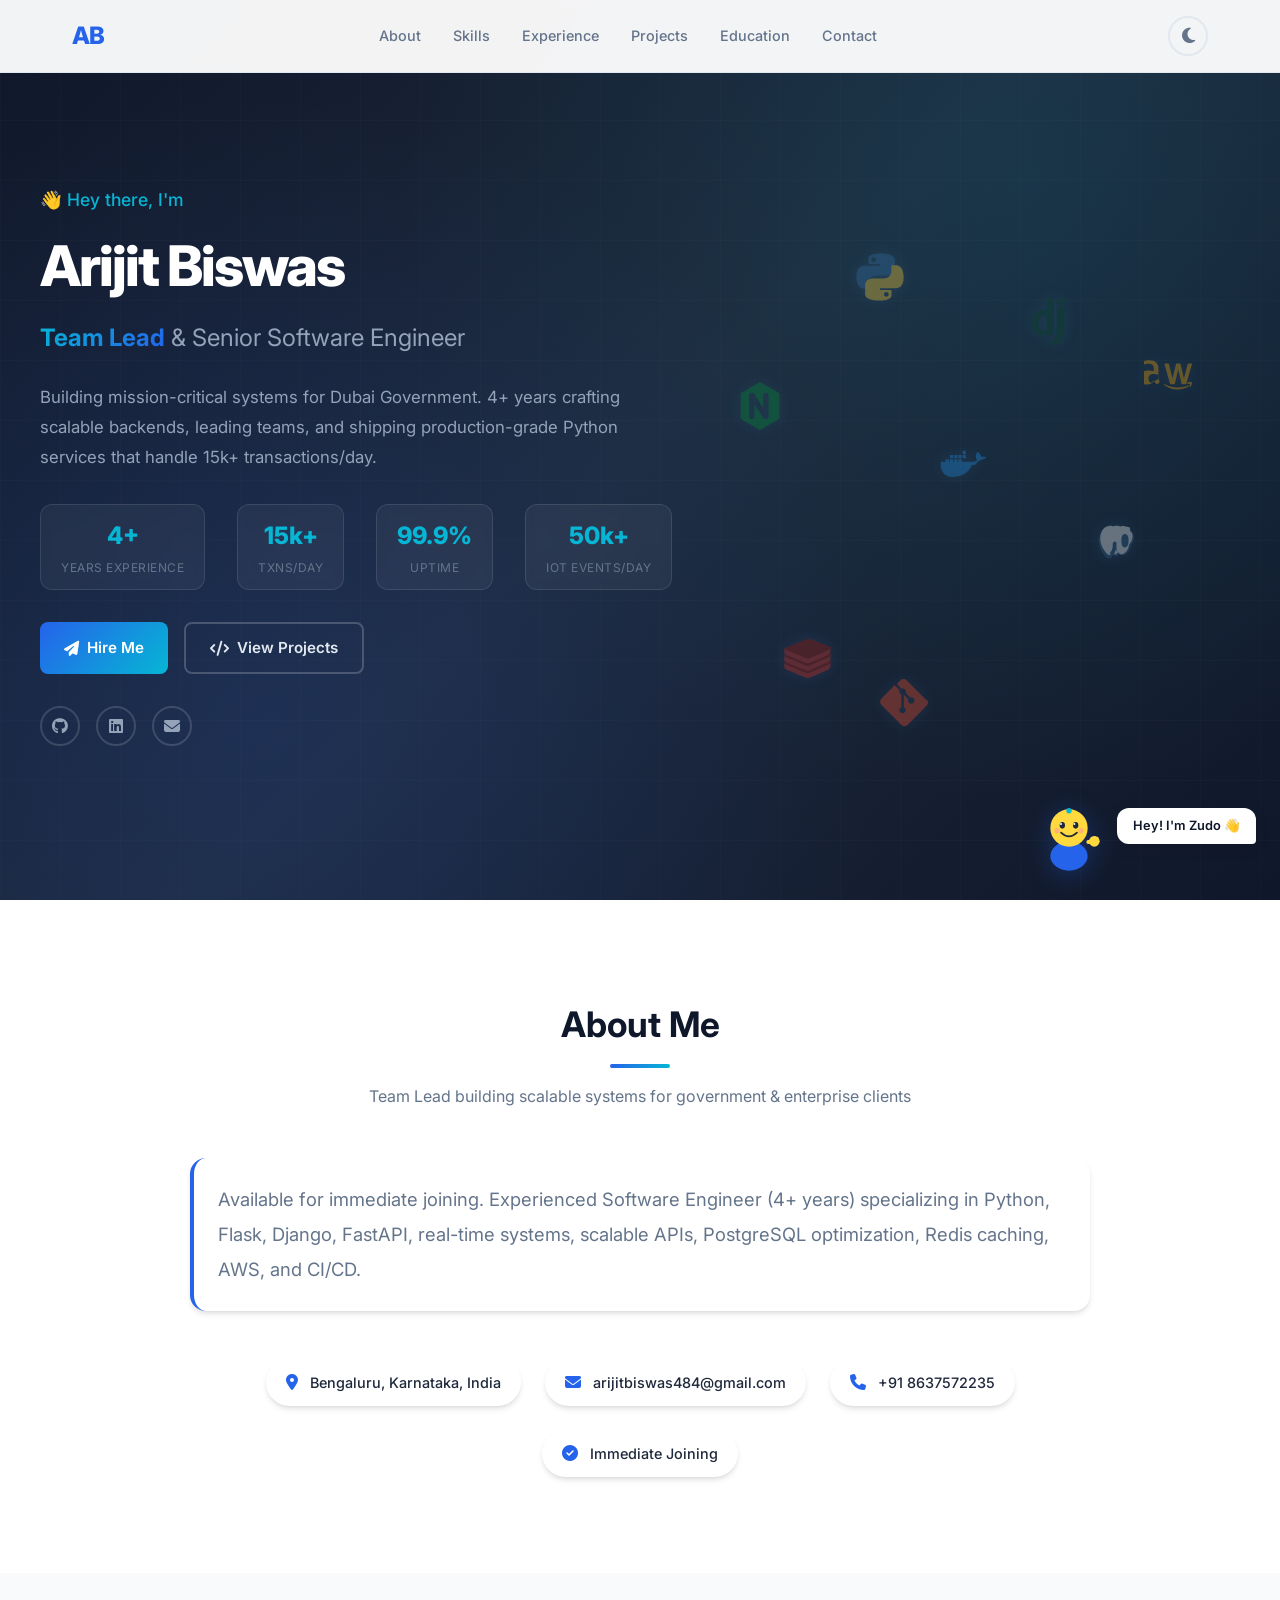
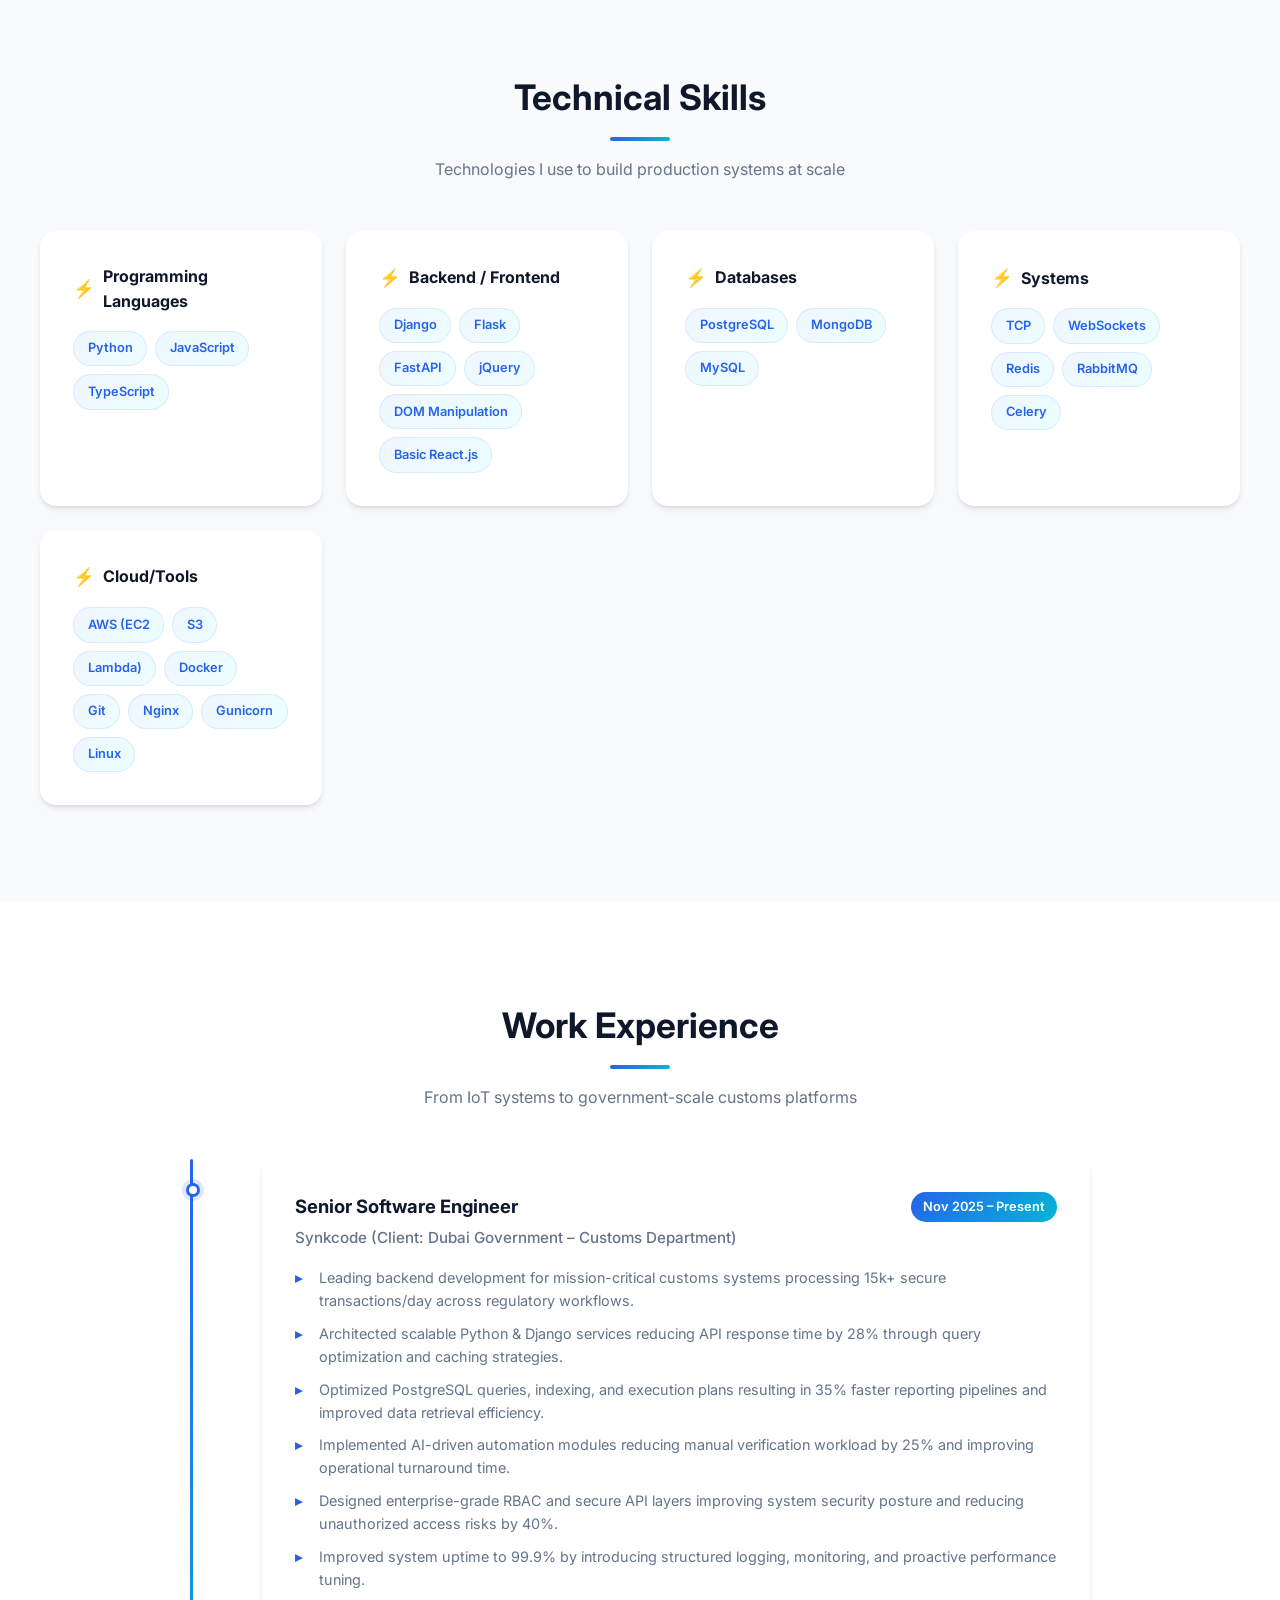
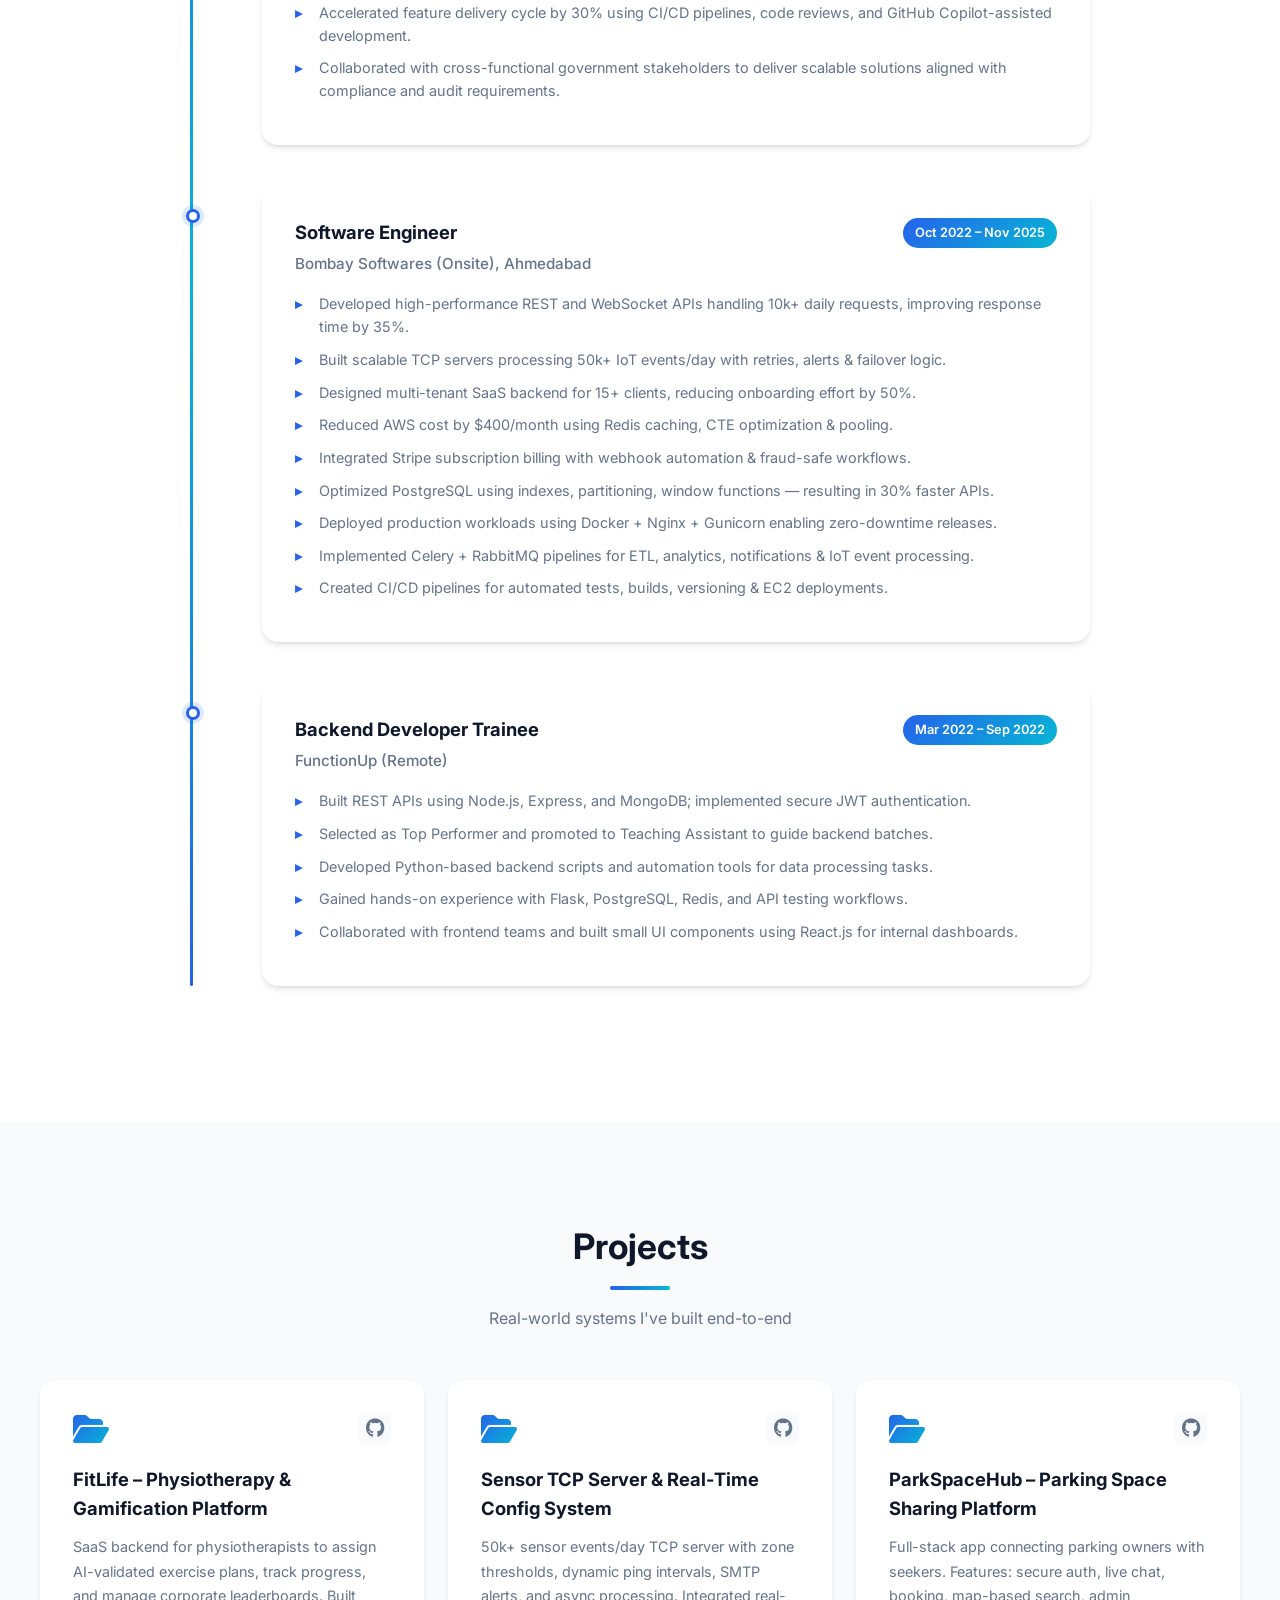
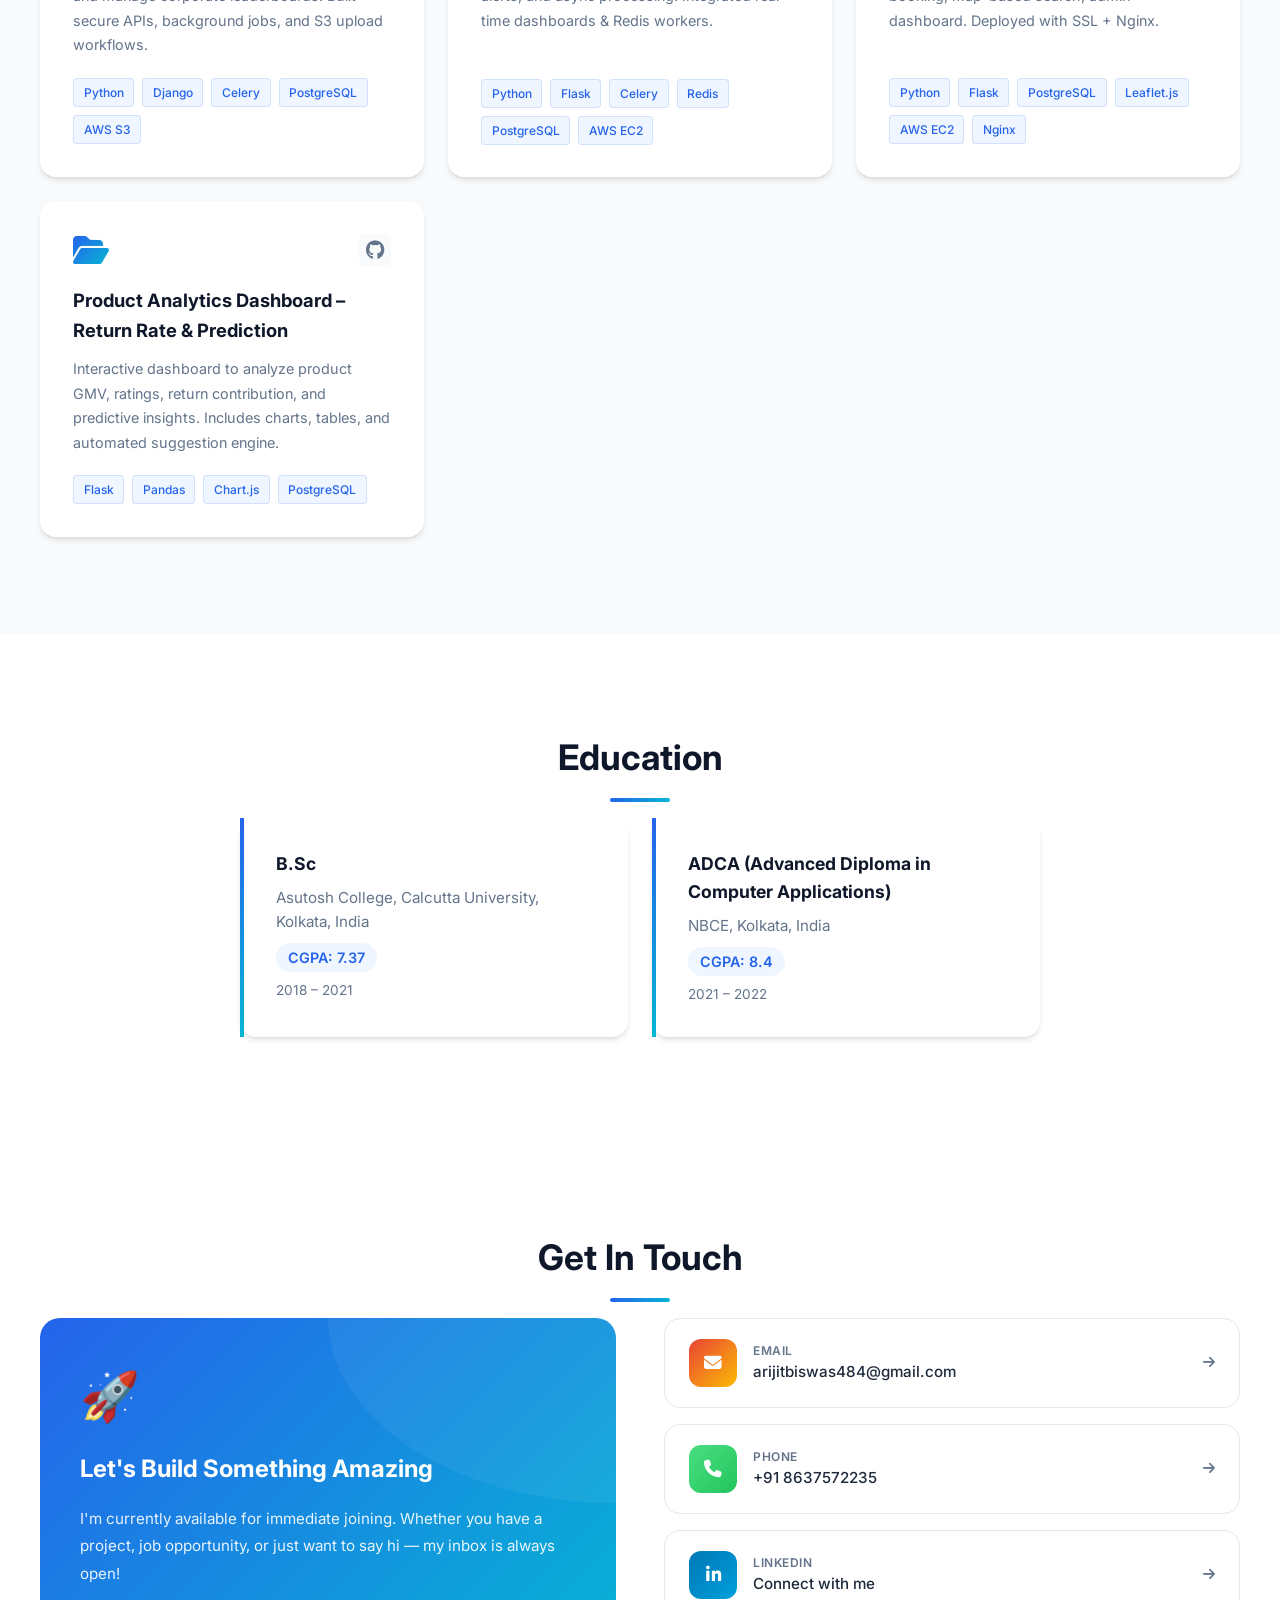
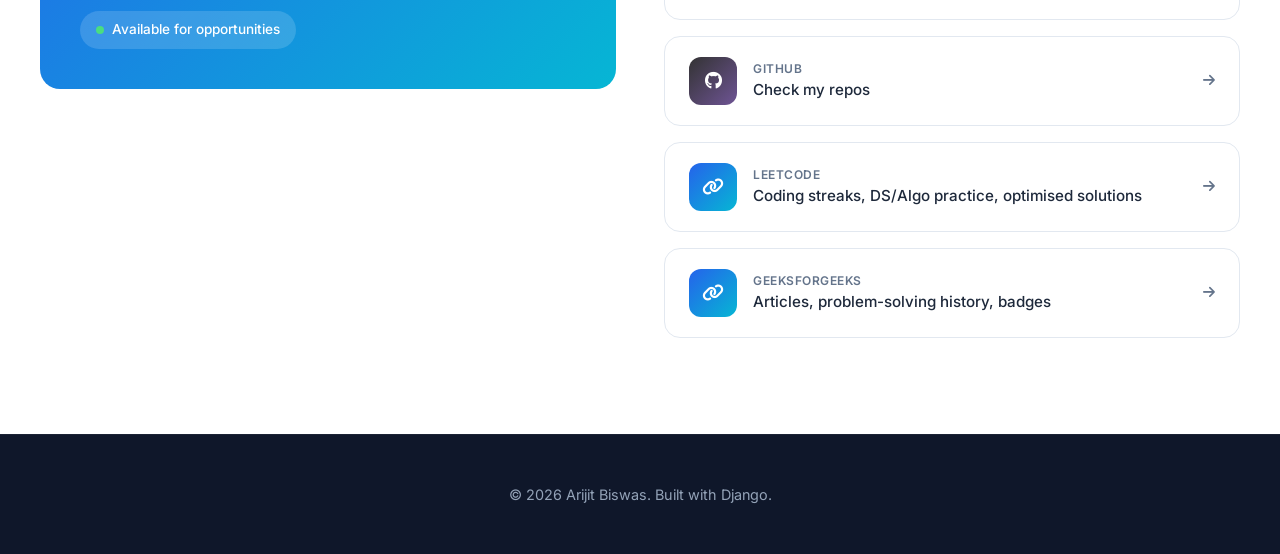
<file: docs/index.html>
<!DOCTYPE html>
<html lang="en">
<head>
    <meta charset="UTF-8">
    <meta name="viewport" content="width=device-width, initial-scale=1.0">
    <title>Arijit Biswas - Portfolio</title>
    <link rel="stylesheet" href="./static/css/style.css">
    <link href="https://fonts.googleapis.com/css2?family=Inter:wght@300;400;500;600;700;800&display=swap" rel="stylesheet">
    <link rel="stylesheet" href="https://cdnjs.cloudflare.com/ajax/libs/font-awesome/6.4.0/css/all.min.css">
</head>
<body>
    <nav class="navbar" id="navbar">
        <div class="nav-container">
            <a href="#hero" class="nav-logo">AB</a>
            <ul class="nav-links">
                <li><a href="#about">About</a></li>
                <li><a href="#skills">Skills</a></li>
                <li><a href="#experience">Experience</a></li>
                <li><a href="#projects">Projects</a></li>
                <li><a href="#education">Education</a></li>
                <li><a href="#contact">Contact</a></li>
            </ul>
            <button class="nav-toggle" id="nav-toggle">
                <i class="fas fa-bars"></i>
            </button>
            <button class="dark-mode-toggle" id="dark-mode-toggle" title="Toggle Dark Mode">
                <i class="fas fa-moon"></i>
            </button>
        </div>
    </nav>

    
<!-- Hero Section -->
<section class="hero" id="hero">
    <div class="hero-overlay"></div>
    <div class="hero-particles" id="particles"></div>
    <div class="hero-content">
        <div class="hero-text">
            <p class="hero-greeting">👋 Hey there, I'm</p>
            <h1 class="hero-name">Arijit Biswas</h1>
            <h2 class="hero-title">
                <span class="title-highlight">Team Lead</span> &amp; Senior Software Engineer
            </h2>
            <p class="hero-summary">Building mission-critical systems for Dubai Government. 4+ years crafting scalable backends, leading teams, and shipping production-grade Python services that handle 15k+ transactions/day.</p>
            <div class="hero-stats">
                <div class="stat-item">
                    <span class="stat-number">4+</span>
                    <span class="stat-label">Years Experience</span>
                </div>
                <div class="stat-item">
                    <span class="stat-number">15k+</span>
                    <span class="stat-label">Txns/Day</span>
                </div>
                <div class="stat-item">
                    <span class="stat-number">99.9%</span>
                    <span class="stat-label">Uptime</span>
                </div>
                <div class="stat-item">
                    <span class="stat-number">50k+</span>
                    <span class="stat-label">IoT Events/Day</span>
                </div>
            </div>
            <div class="hero-cta">
                <a href="#contact" class="btn btn-primary"><i class="fas fa-paper-plane"></i> Hire Me</a>
                <a href="#projects" class="btn btn-outline"><i class="fas fa-code"></i> View Projects</a>
            </div>
            <div class="hero-socials">
                
                <a href="https://github.com/Ghostarijit" target="_blank"><i class="fab fa-github"></i></a>
                
                
                <a href="https://linkedin.com/in/arijit-biswas-a371b4179/" target="_blank"><i class="fab fa-linkedin"></i></a>
                
                <a href="mailto:arijitbiswas484@gmail.com"><i class="fas fa-envelope"></i></a>
            </div>
        </div>
        <div class="hero-tech-icons">
            <!-- Python -->
            <div class="floating-icon" style="--delay: 0s; --x: 68%; --y: 12%">
                <svg viewBox="0 0 128 128"><path fill="#3776AB" d="M63.4 1.1C31.3 1.1 33.2 15.1 33.2 15.1l.1 14.5h30.8v4.4H24.5S1 30.7 1 63.6s20.5 31.7 20.5 31.7h12.2V80.5s-.7-20.5 20.2-20.5h30.2s19.5.3 19.5-18.9V18.6S107 1.1 63.4 1.1zM47.1 11.3c3.5 0 6.4 2.9 6.4 6.4s-2.9 6.4-6.4 6.4-6.4-2.9-6.4-6.4 2.9-6.4 6.4-6.4z"/><path fill="#FFD43B" d="M64.6 126.9c32.1 0 30.2-14 30.2-14l-.1-14.5H64v-4.4h39.6s23.5 3.3 23.5-29.6-20.5-31.7-20.5-31.7H94.3v14.8s.7 20.5-20.2 20.5H43.9s-19.5-.3-19.5 18.9v22.5S21 126.9 64.6 126.9zm16.3-10.2c-3.5 0-6.4-2.9-6.4-6.4s2.9-6.4 6.4-6.4 6.4 2.9 6.4 6.4-2.9 6.4-6.4 6.4z"/></svg>
            </div>
            <!-- Django -->
            <div class="floating-icon" style="--delay: 0.8s; --x: 82%; --y: 20%">
                <svg viewBox="0 0 128 128"><path fill="#0C4B33" d="M59.4 0h20.2v96.6c-10.4 2-18 2.8-26.3 2.8C31.5 99.4 20 88.8 20 66.4c0-21.2 12.3-34.8 31.5-34.8 3 0 5.2.3 7.9 1V0zM59.4 49c-2-0.7-3.7-1-5.9-1-9.4 0-14.8 7.2-14.8 19.8 0 12.2 5.2 18.9 14.6 18.9 2 0 3.7-.2 6.1-.7V49z"/><path fill="#0C4B33" d="M108 23.3v53.4c0 18.4-1.4 27.2-5.4 34.8-3.7 7.2-8.6 11.7-18.7 16.7L65 119.4c10.1-4.7 14.8-8.7 18-15.2 3.4-6.7 4.5-14.5 4.5-34.2V23.3H108z"/><path fill="#0C4B33" d="M87.5 0h20.5v16.5H87.5z"/></svg>
            </div>
            <!-- Docker -->
            <div class="floating-icon" style="--delay: 1.5s; --x: 75%; --y: 45%">
                <svg viewBox="0 0 128 128"><path fill="#2496ED" d="M124.8 52.1c-4.3-2.5-10-2.8-14.8-1.4-.6-5.2-4-9.7-8-12.9l-1.6-1.3-1.4 1.6c-2.7 3.3-3.4 8.8-3.1 13 .3 3.1 1.2 6.3 3 9-3.2 1.8-6.8 2.6-10.2 3H2.3c-1.5 8.3-.3 19.2 4.8 27.3 5.8 9 14.8 13.4 27.4 13.4 24.2 0 42.2-11.2 50.6-31.5 3.3.1 10.4.2 14-6.9l.3-.5-1.6-.9zM24 56.9h-8.7v8.7H24v-8.7zm11.3 0H26.5v8.7h8.7v-8.7zm11.2 0H37.8v8.7h8.7v-8.7zm11.3 0H49.1v8.7h8.7v-8.7zM35.3 45.6H26.5v8.7h8.7v-8.7zm11.2 0H37.8v8.7h8.7v-8.7zm11.3 0H49.1v8.7h8.7v-8.7zm11.2 0h-8.7v8.7H69v-8.7zm0-11.3h-8.7v8.7H69v-8.7z"/></svg>
            </div>
            <!-- PostgreSQL -->
            <div class="floating-icon" style="--delay: 2s; --x: 88%; --y: 60%">
                <svg viewBox="0 0 128 128"><path fill="#336791" d="M93.8 18.6c-5-2.5-10.3-3.8-15.8-4.2-3.6-.2-7.1.1-10.5 1-1.3-.5-2.7-.8-4.1-1.1-5.5-1-10.8-.7-15.8.7-1.6-0.5-3.2-.9-4.9-1.2-5.8-1-11.2-.5-16 1.5C18.1 19 13.1 25.6 10 34c-4 10.8-3.5 22.8 1.4 35.8 1.6 4.2 3.5 8.1 5.6 11.6 3.1 5.2 6.5 9.4 10 12.3 3.1 2.6 6.1 3.9 8.8 3.9 1.3 0 2.6-.3 3.7-.9 2.5-1.4 4.2-4.2 5.1-8.5l.7.5c2 1.3 4.1 2 6.2 2.1h.5c3.4 0 6.5-1.8 8.7-5.1.1-.2.3-.4.4-.6 1.3 1.3 2.8 2.2 4.5 2.8 1.3.4 2.7.7 4.2.7 5.5 0 11.5-3.3 16.1-9.1 3.8-4.8 6.3-10.7 7-16.5.1-.6.1-1.2.2-1.8 2.4-2.4 4.3-5.2 5.6-8.5 2.7-6.8 2.8-13.7.3-19.3-1.6-3.6-4.2-6.4-7.6-8.3z"/><path fill="#fff" d="M90.6 23.5c4.8 2.6 7 7.3 7 14.2 0 4.7-1.3 9.5-3.5 14.2-1.5 3.2-3.5 5.7-5.9 7.8-.1 1-.3 2-.5 3-.7 5.4-3 10.8-6.5 15.2-4 5-9.1 7.8-13.5 7.8-1.2 0-2.3-.2-3.3-.5-2.3-.8-4.1-2.5-5.4-5-.2.3-.4.6-.6.8-2.7 4-6 5.7-9.3 4.7-2.5-.7-4.7-2.8-6.5-5.9l-.1-.2c-.8 4-2.2 6.6-4.3 7.8-2.4 1.3-5.2.5-8.2-2-3.3-2.8-6.5-6.8-9.5-11.8-2.1-3.5-3.9-7.1-5.4-11.2-4.6-12.2-5-23.4-1.4-33.3 2.9-7.7 7.4-13.5 15.1-16.9 4.4-2 9.3-2.5 14.6-1.5 1.2.2 2.3.5 3.5.9 4.5-1.4 9.3-1.7 14.4-.8 1.5.3 3 .7 4.4 1.2 3.2-.9 6.5-1.3 9.8-1 5 .4 9.9 1.6 14.6 3.9z"/><path fill="#336791" d="M56.8 79.6c-1.5-2.8-2.2-6.3-2.2-10.5V56.9c0-1.6-.4-2.8-1.1-3.5-.7-.7-1.7-1.1-3-1.2h-.3c-1.5 0-2.8.5-3.8 1.6-1.2 1.2-1.8 2.8-1.8 4.8v2.2c0 5.5-.7 10-2 13.3-1.3 3.3-3.2 6.2-5.6 8.5l.3.5c1.5 2.7 3.2 4.3 5.1 4.8 2.1.6 4.3-.5 6.3-3.3 1.6-2.3 2.7-4.9 3.3-7.9-.4-.7-.7-1.5-.9-2.3-.1-.4-.2-.8-.3-1.2zm30-30.9c0-5.4-.8-9.5-2.5-12.5-1.7-3-4-4.5-7-4.5h-.4c-3.4.2-5.8 1.9-7.3 5.3-1.3 2.8-1.9 6.7-1.9 11.6v3c0 4.5.6 8.2 1.9 11.2 1.5 3.4 3.8 5 7 5h.4c3 0 5.3-1.5 7-4.6 1.8-3.2 2.7-7.4 2.7-12.6v-2z"/></svg>
            </div>
            <!-- Redis -->
            <div class="floating-icon" style="--delay: 0.3s; --x: 62%; --y: 80%">
                <svg viewBox="0 0 128 128"><path fill="#DC382D" d="M121.8 93.1c-6.7 3.5-41.4 17.7-48.8 21.5-7.4 3.9-11.5 3.8-17.3 1-5.9-2.8-42.9-17.8-49.6-21-3.3-1.6-5.1-3-5.1-4.3v-13s48.1-10.5 55.8-13.2c7.7-2.8 10.4-2.9 17-.5s44.1 9.2 49.9 11.2v12.8c0 1.3-1.5 2.8-4.9 4.5z"/><path fill="#A41E11" d="M121.8 80.1c-6.7 3.5-41.4 17.7-48.8 21.5-7.4 3.9-11.5 3.8-17.3 1C49.8 99.8 12.8 84.7 6.1 82c-6.6-2.7-6.9-4.6-.2-7.2 6.7-2.6 44.2-17.4 51.9-20.1s10.4-2.9 17-.5c6.6 2.4 40.6 16.3 47.3 19.1 6.8 2.7 6.4 4.1-.3 6.8z"/><path fill="#DC382D" d="M121.8 73.5c-6.7 3.5-41.4 17.7-48.8 21.5-7.4 3.9-11.5 3.8-17.3 1-5.9-2.8-42.9-17.8-49.6-21-3.3-1.6-5.1-3-5.1-4.3V57.5s48.1-10.5 55.8-13.2c7.7-2.8 10.4-2.9 17-.5s44.1 9.2 49.9 11.2V68c0 1.2-1.5 2.7-4.9 4.5z"/><path fill="#A41E11" d="M121.8 60.5c-6.7 3.5-41.4 17.7-48.8 21.5-7.4 3.9-11.5 3.8-17.3 1C49.8 80.2 12.8 65.1 6.1 62.4c-6.6-2.7-6.9-4.6-.2-7.2C12.6 52.6 50.1 37.8 57.8 35s10.4-2.9 17-.5c6.6 2.4 40.6 16.3 47.3 19.1 6.8 2.7 6.4 4.1-.3 6.9z"/><path fill="#DC382D" d="M121.8 54c-6.7 3.5-41.4 17.7-48.8 21.5-7.4 3.9-11.5 3.8-17.3 1-5.9-2.8-42.9-17.8-49.6-21C2.8 53.9 1 52.5 1 51.2V38s48.1-10.5 55.8-13.2c7.7-2.8 10.4-2.9 17-.5s44.1 9.2 49.9 11.2v12.8c0 1.3-1.5 2.8-4.9 4.7z"/><path fill="#A41E11" d="M121.8 41c-6.7 3.5-41.4 17.7-48.8 21.5-7.4 3.9-11.5 3.8-17.3 1C49.8 60.7 12.8 45.6 6.1 42.9c-6.6-2.7-6.9-4.6-.2-7.2C12.6 33.1 50.1 18.3 57.8 15.5s10.4-2.9 17-.5c6.6 2.4 40.6 16.3 47.3 19.1 6.8 2.8 6.4 4.2-.3 6.9z"/></svg>
            </div>
            <!-- AWS -->
            <div class="floating-icon" style="--delay: 1.2s; --x: 92%; --y: 30%">
                <svg viewBox="0 0 128 128"><path fill="#F7A80D" d="M38.1 62.6c0 2.4.3 4.3.8 5.7s1.3 3 2.3 4.7c.4.6.5 1.2.5 1.7 0 .7-.4 1.5-1.3 2.2l-4.4 2.9c-.6.4-1.2.6-1.8.6-.7 0-1.4-.4-2.1-1.1-1-1-1.8-2.1-2.5-3.2-.7-1.2-1.4-2.5-2.1-4.1-5.4 6.3-12.1 9.5-20.2 9.5-5.8 0-10.4-1.6-13.8-4.9-3.4-3.3-5.2-7.7-5.2-13.1 0-5.8 2-10.5 6.2-14.1 4.1-3.6 9.6-5.3 16.6-5.3 2.3 0 4.7.2 7.2.5s5.1.9 7.9 1.5v-5c0-5.5-1.2-9.4-3.4-11.6-2.3-2.2-6.2-3.3-11.7-3.3-2.5 0-5.1.3-7.7.9-2.6.6-5.2 1.4-7.7 2.5-.6.3-1.1.4-1.5.5-.4.1-.7.2-1 .2-.9 0-1.3-.6-1.3-1.9v-3.4c0-1 .1-1.7.4-2.2.3-.5.8-.9 1.7-1.4 2.5-1.3 5.5-2.4 9-3.2 3.5-.9 7.2-1.3 11.1-1.3 8.5 0 14.7 1.9 18.6 5.8 3.9 3.9 5.8 9.7 5.8 17.6v23.1h.1zM22.5 72.8c2.2 0 4.5-.4 7-1.2 2.5-.8 4.7-2.3 6.5-4.3.7-.8 1.2-1.7 1.5-2.8.3-1.1.5-2.4.5-3.9v-5.7c-2-.5-4.2-.9-6.4-1.2s-4.4-.4-6.5-.4c-4.5 0-7.8 1.1-10 3.2-2.2 2.2-3.3 5.2-3.3 9.1 0 3.6.9 6.3 2.7 8.1 1.8 1.9 4.3 2.8 7.5 2.8l.5.1z"/><path fill="#F7A80D" d="M72.4 80.6c-1.1 0-1.9-.2-2.4-.7-.5-.4-.9-1.4-1.3-2.7L55.3 29.5c-.4-1.4-.6-2.3-.6-2.7 0-1.1.5-1.7 1.6-1.7h6.9c1.2 0 2 .2 2.5.7.5.4.9 1.4 1.2 2.7l9.3 36.7 8.6-36.7c.3-1.4.7-2.3 1.2-2.7.5-.4 1.4-.7 2.5-.7h5.6c1.2 0 2 .2 2.5.7.5.4 1 1.4 1.2 2.7l8.7 37.1L116 28.5c.4-1.4.8-2.3 1.3-2.7.5-.4 1.3-.7 2.4-.7h6.6c1.1 0 1.6.5 1.6 1.7 0 .3-.1.7-.1 1.1-.1.4-.2.9-.5 1.6l-14 47.7c-.4 1.4-.8 2.3-1.3 2.7-.5.4-1.3.7-2.4.7h-6.1c-1.2 0-2-.2-2.5-.7-.5-.5-1-1.4-1.2-2.7l-8.6-35.7-8.5 35.6c-.3 1.4-.7 2.3-1.2 2.7-.5.5-1.4.7-2.5.7h-6.1l-.1.4z"/><path fill="#F7A80D" d="M120.4 85.3c-8.3 6.1-20.3 9.4-30.6 9.4-14.5 0-27.5-5.4-37.3-14.3-.8-.7-.1-1.7.8-1.1 10.6 6.2 23.8 9.9 37.4 9.9 9.2 0 19.2-1.9 28.5-5.8 1.4-.6 2.6.9 1.2 1.9z"/><path fill="#F7A80D" d="M124 81c-1.1-1.4-7.2-.7-10-3-.7-.1-1-.5-.2-1 4.9-3.2 12.9-2.3 13.8-1.2.9 1.1-.2 8.9-4.8 12.6-.7.6-1.4.3-1.1-.5.1-.3 1.4-4.5.3-5.9z"/></svg>
            </div>
            <!-- Nginx -->
            <div class="floating-icon" style="--delay: 2.3s; --x: 58%; --y: 35%">
                <svg viewBox="0 0 128 128"><path fill="#009639" d="M64 0L12.5 30v68L64 128l51.5-30V30zm22.9 92.1c0 3.9-3.5 7-7.8 7-2.8 0-5.4-1.3-6.8-3.5L49.1 59.1v33c0 3.9-3.2 7-7.2 7s-7.2-3.1-7.2-7V35.9c0-3.9 3.5-7 7.8-7 2.8 0 5.4 1.3 6.8 3.5l23.2 36.5V35.9c0-3.9 3.2-7 7.2-7s7.2 3.1 7.2 7z"/></svg>
            </div>
            <!-- Git -->
            <div class="floating-icon" style="--delay: 1.8s; --x: 70%; --y: 88%">
                <svg viewBox="0 0 128 128"><path fill="#F05032" d="M124.7 57.1L70.9 3.4c-4.4-4.4-11.6-4.4-16 0L45 13.2l12.7 12.7c3-1 6.4-.3 8.8 2 2.4 2.4 3.1 5.9 2 8.9l12.2 12.2c3-.9 6.4-.3 8.8 2.1 3.4 3.4 3.4 8.8 0 12.2-3.4 3.4-8.8 3.4-12.2 0-2.6-2.6-3.2-6.3-1.9-9.5L63.6 41.8v33.2c.8.4 1.6.9 2.3 1.6 3.4 3.4 3.4 8.8 0 12.2-3.4 3.4-8.8 3.4-12.2 0-3.4-3.4-3.4-8.8 0-12.2.9-.9 1.9-1.5 3-2V41.1c-1.1-.5-2.1-1.1-3-2-2.6-2.6-3.2-6.4-1.8-9.6L39.2 16.7 3.4 52.5c-4.4 4.4-4.4 11.6 0 16l53.9 53.9c4.4 4.4 11.6 4.4 16 0l51.5-51.5c4.3-4.5 4.3-11.6-.1-16z"/></svg>
            </div>
        </div>
    </div>
</section>

<!-- About Section -->
<section class="section" id="about">
    <div class="container">
        <h2 class="section-title">About Me</h2>
        <p class="section-subtitle">Team Lead building scalable systems for government & enterprise clients</p>
        <div class="about-content">
            <p>Available for immediate joining. Experienced Software Engineer (4+ years) specializing in Python, Flask, Django, FastAPI, real-time systems, scalable APIs, PostgreSQL optimization, Redis caching, AWS, and CI/CD.</p>
            <div class="about-info">
                <div class="info-item">
                    <i class="fas fa-map-marker-alt"></i>
                    <span>Bengaluru, Karnataka, India</span>
                </div>
                <div class="info-item">
                    <i class="fas fa-envelope"></i>
                    <span>arijitbiswas484@gmail.com</span>
                </div>
                <div class="info-item">
                    <i class="fas fa-phone"></i>
                    <span>+91 8637572235</span>
                </div>
                <div class="info-item">
                    <i class="fas fa-check-circle"></i>
                    <span>Immediate Joining</span>
                </div>
            </div>
        </div>
    </div>
</section>

<!-- Skills Section -->
<section class="section section-alt" id="skills">
    <div class="container">
        <h2 class="section-title">Technical Skills</h2>
        <p class="section-subtitle">Technologies I use to build production systems at scale</p>
        <div class="skills-grid">
            
            <div class="skill-card">
                <h3>Programming Languages</h3>
                <div class="skill-tags">
                    
                    <span class="tag">Python</span>
                    
                    <span class="tag">JavaScript</span>
                    
                    <span class="tag">TypeScript</span>
                    
                </div>
            </div>
            
            <div class="skill-card">
                <h3>Backend / Frontend</h3>
                <div class="skill-tags">
                    
                    <span class="tag">Django</span>
                    
                    <span class="tag">Flask</span>
                    
                    <span class="tag">FastAPI</span>
                    
                    <span class="tag">jQuery</span>
                    
                    <span class="tag">DOM Manipulation</span>
                    
                    <span class="tag">Basic React.js</span>
                    
                </div>
            </div>
            
            <div class="skill-card">
                <h3>Databases</h3>
                <div class="skill-tags">
                    
                    <span class="tag">PostgreSQL</span>
                    
                    <span class="tag">MongoDB</span>
                    
                    <span class="tag">MySQL</span>
                    
                </div>
            </div>
            
            <div class="skill-card">
                <h3>Systems</h3>
                <div class="skill-tags">
                    
                    <span class="tag">TCP</span>
                    
                    <span class="tag">WebSockets</span>
                    
                    <span class="tag">Redis</span>
                    
                    <span class="tag">RabbitMQ</span>
                    
                    <span class="tag">Celery</span>
                    
                </div>
            </div>
            
            <div class="skill-card">
                <h3>Cloud/Tools</h3>
                <div class="skill-tags">
                    
                    <span class="tag">AWS (EC2</span>
                    
                    <span class="tag">S3</span>
                    
                    <span class="tag">Lambda)</span>
                    
                    <span class="tag">Docker</span>
                    
                    <span class="tag">Git</span>
                    
                    <span class="tag">Nginx</span>
                    
                    <span class="tag">Gunicorn</span>
                    
                    <span class="tag">Linux</span>
                    
                </div>
            </div>
            
        </div>
    </div>
</section>

<!-- Experience Section -->
<section class="section" id="experience">
    <div class="container">
        <h2 class="section-title">Work Experience</h2>
        <p class="section-subtitle">From IoT systems to government-scale customs platforms</p>
        <div class="timeline">
            
            <div class="timeline-item">
                <div class="timeline-dot"></div>
                <div class="timeline-content">
                    <div class="timeline-header">
                        <h3>Senior Software Engineer</h3>
                        <span class="timeline-date">Nov 2025 – Present</span>
                    </div>
                    <p class="timeline-company">Synkcode (Client: Dubai Government – Customs Department)</p>
                    <ul class="timeline-bullets">
                        
                        <li>Leading backend development for mission-critical customs systems processing 15k+ secure transactions/day across regulatory workflows.</li>
                        
                        <li>Architected scalable Python &amp; Django services reducing API response time by 28% through query optimization and caching strategies.</li>
                        
                        <li>Optimized PostgreSQL queries, indexing, and execution plans resulting in 35% faster reporting pipelines and improved data retrieval efficiency.</li>
                        
                        <li>Implemented AI-driven automation modules reducing manual verification workload by 25% and improving operational turnaround time.</li>
                        
                        <li>Designed enterprise-grade RBAC and secure API layers improving system security posture and reducing unauthorized access risks by 40%.</li>
                        
                        <li>Improved system uptime to 99.9% by introducing structured logging, monitoring, and proactive performance tuning.</li>
                        
                        <li>Accelerated feature delivery cycle by 30% using CI/CD pipelines, code reviews, and GitHub Copilot-assisted development.</li>
                        
                        <li>Collaborated with cross-functional government stakeholders to deliver scalable solutions aligned with compliance and audit requirements.</li>
                        
                    </ul>
                </div>
            </div>
            
            <div class="timeline-item">
                <div class="timeline-dot"></div>
                <div class="timeline-content">
                    <div class="timeline-header">
                        <h3>Software Engineer</h3>
                        <span class="timeline-date">Oct 2022 – Nov 2025</span>
                    </div>
                    <p class="timeline-company">Bombay Softwares (Onsite), Ahmedabad</p>
                    <ul class="timeline-bullets">
                        
                        <li>Developed high-performance REST and WebSocket APIs handling 10k+ daily requests, improving response time by 35%.</li>
                        
                        <li>Built scalable TCP servers processing 50k+ IoT events/day with retries, alerts &amp; failover logic.</li>
                        
                        <li>Designed multi-tenant SaaS backend for 15+ clients, reducing onboarding effort by 50%.</li>
                        
                        <li>Reduced AWS cost by $400/month using Redis caching, CTE optimization &amp; pooling.</li>
                        
                        <li>Integrated Stripe subscription billing with webhook automation &amp; fraud-safe workflows.</li>
                        
                        <li>Optimized PostgreSQL using indexes, partitioning, window functions — resulting in 30% faster APIs.</li>
                        
                        <li>Deployed production workloads using Docker + Nginx + Gunicorn enabling zero-downtime releases.</li>
                        
                        <li>Implemented Celery + RabbitMQ pipelines for ETL, analytics, notifications &amp; IoT event processing.</li>
                        
                        <li>Created CI/CD pipelines for automated tests, builds, versioning &amp; EC2 deployments.</li>
                        
                    </ul>
                </div>
            </div>
            
            <div class="timeline-item">
                <div class="timeline-dot"></div>
                <div class="timeline-content">
                    <div class="timeline-header">
                        <h3>Backend Developer Trainee</h3>
                        <span class="timeline-date">Mar 2022 – Sep 2022</span>
                    </div>
                    <p class="timeline-company">FunctionUp (Remote)</p>
                    <ul class="timeline-bullets">
                        
                        <li>Built REST APIs using Node.js, Express, and MongoDB; implemented secure JWT authentication.</li>
                        
                        <li>Selected as Top Performer and promoted to Teaching Assistant to guide backend batches.</li>
                        
                        <li>Developed Python-based backend scripts and automation tools for data processing tasks.</li>
                        
                        <li>Gained hands-on experience with Flask, PostgreSQL, Redis, and API testing workflows.</li>
                        
                        <li>Collaborated with frontend teams and built small UI components using React.js for internal dashboards.</li>
                        
                    </ul>
                </div>
            </div>
            
        </div>
    </div>
</section>

<!-- Projects Section -->
<section class="section section-alt" id="projects">
    <div class="container">
        <h2 class="section-title">Projects</h2>
        <p class="section-subtitle">Real-world systems I've built end-to-end</p>
        <div class="projects-grid">
            
            <div class="project-card">
                <div class="project-header">
                    <i class="fas fa-folder-open"></i>
                    <div class="project-links">
                        
                        <a href="https://github.com/Ghostarijit" target="_blank"><i class="fab fa-github"></i></a>
                        
                        
                    </div>
                </div>
                <h3>FitLife – Physiotherapy &amp; Gamification Platform</h3>
                <p>SaaS backend for physiotherapists to assign AI-validated exercise plans, track progress, and manage corporate leaderboards. Built secure APIs, background jobs, and S3 upload workflows.</p>
                <div class="project-tech">
                    
                    <span>Python</span>
                    
                    <span>Django</span>
                    
                    <span>Celery</span>
                    
                    <span>PostgreSQL</span>
                    
                    <span>AWS S3</span>
                    
                </div>
            </div>
            
            <div class="project-card">
                <div class="project-header">
                    <i class="fas fa-folder-open"></i>
                    <div class="project-links">
                        
                        <a href="https://github.com/Ghostarijit" target="_blank"><i class="fab fa-github"></i></a>
                        
                        
                    </div>
                </div>
                <h3>Sensor TCP Server &amp; Real-Time Config System</h3>
                <p>50k+ sensor events/day TCP server with zone thresholds, dynamic ping intervals, SMTP alerts, and async processing. Integrated real-time dashboards &amp; Redis workers.</p>
                <div class="project-tech">
                    
                    <span>Python</span>
                    
                    <span>Flask</span>
                    
                    <span>Celery</span>
                    
                    <span>Redis</span>
                    
                    <span>PostgreSQL</span>
                    
                    <span>AWS EC2</span>
                    
                </div>
            </div>
            
            <div class="project-card">
                <div class="project-header">
                    <i class="fas fa-folder-open"></i>
                    <div class="project-links">
                        
                        <a href="https://github.com/Ghostarijit" target="_blank"><i class="fab fa-github"></i></a>
                        
                        
                    </div>
                </div>
                <h3>ParkSpaceHub – Parking Space Sharing Platform</h3>
                <p>Full-stack app connecting parking owners with seekers. Features: secure auth, live chat, booking, map-based search, admin dashboard. Deployed with SSL + Nginx.</p>
                <div class="project-tech">
                    
                    <span>Python</span>
                    
                    <span>Flask</span>
                    
                    <span>PostgreSQL</span>
                    
                    <span>Leaflet.js</span>
                    
                    <span>AWS EC2</span>
                    
                    <span>Nginx</span>
                    
                </div>
            </div>
            
            <div class="project-card">
                <div class="project-header">
                    <i class="fas fa-folder-open"></i>
                    <div class="project-links">
                        
                        <a href="https://github.com/Ghostarijit" target="_blank"><i class="fab fa-github"></i></a>
                        
                        
                    </div>
                </div>
                <h3>Product Analytics Dashboard – Return Rate &amp; Prediction</h3>
                <p>Interactive dashboard to analyze product GMV, ratings, return contribution, and predictive insights. Includes charts, tables, and automated suggestion engine.</p>
                <div class="project-tech">
                    
                    <span>Flask</span>
                    
                    <span>Pandas</span>
                    
                    <span>Chart.js</span>
                    
                    <span>PostgreSQL</span>
                    
                </div>
            </div>
            
        </div>
    </div>
</section>

<!-- Education Section -->
<section class="section" id="education">
    <div class="container">
        <h2 class="section-title">Education</h2>
        <div class="education-grid">
            
            <div class="education-card">
                <h3>B.Sc</h3>
                <p class="edu-institution">Asutosh College, Calcutta University, Kolkata, India</p>
                <p class="edu-cgpa">CGPA: 7.37</p>
                <p class="edu-year">2018 – 2021</p>
            </div>
            
            <div class="education-card">
                <h3>ADCA (Advanced Diploma in Computer Applications)</h3>
                <p class="edu-institution">NBCE, Kolkata, India</p>
                <p class="edu-cgpa">CGPA: 8.4</p>
                <p class="edu-year">2021 – 2022</p>
            </div>
            
        </div>
    </div>
</section>

<!-- Contact Section -->
<section class="section" id="contact">
    <div class="container">
        <h2 class="section-title">Get In Touch</h2>
        <div class="contact-wrapper">
            <div class="contact-info-card">
                <div class="contact-emoji">🚀</div>
                <h3>Let's Build Something Amazing</h3>
                <p>I'm currently available for immediate joining. Whether you have a project, job opportunity, or just want to say hi — my inbox is always open!</p>
                <div class="contact-availability">
                    <span class="availability-dot"></span>
                    Available for opportunities
                </div>
            </div>
            <div class="contact-links">
                <a href="mailto:arijitbiswas484@gmail.com" class="contact-card">
                    <div class="contact-card-icon email-icon">
                        <i class="fas fa-envelope"></i>
                    </div>
                    <div class="contact-card-info">
                        <span class="contact-card-label">Email</span>
                        <span class="contact-card-value">arijitbiswas484@gmail.com</span>
                    </div>
                    <i class="fas fa-arrow-right contact-card-arrow"></i>
                </a>
                <a href="tel:+918637572235" class="contact-card">
                    <div class="contact-card-icon phone-icon">
                        <i class="fas fa-phone"></i>
                    </div>
                    <div class="contact-card-info">
                        <span class="contact-card-label">Phone</span>
                        <span class="contact-card-value">+91 8637572235</span>
                    </div>
                    <i class="fas fa-arrow-right contact-card-arrow"></i>
                </a>
                
                <a href="https://linkedin.com/in/arijit-biswas-a371b4179/" target="_blank" class="contact-card">
                    <div class="contact-card-icon linkedin-icon">
                        <i class="fab fa-linkedin-in"></i>
                    </div>
                    <div class="contact-card-info">
                        <span class="contact-card-label">LinkedIn</span>
                        <span class="contact-card-value">Connect with me</span>
                    </div>
                    <i class="fas fa-arrow-right contact-card-arrow"></i>
                </a>
                
                
                <a href="https://github.com/Ghostarijit" target="_blank" class="contact-card">
                    <div class="contact-card-icon github-icon">
                        <i class="fab fa-github"></i>
                    </div>
                    <div class="contact-card-info">
                        <span class="contact-card-label">GitHub</span>
                        <span class="contact-card-value">Check my repos</span>
                    </div>
                    <i class="fas fa-arrow-right contact-card-arrow"></i>
                </a>
                
                
                <a href="https://leetcode.com/" target="_blank" class="contact-card">
                    <div class="contact-card-icon">
                        <i class="fas fa-link"></i>
                    </div>
                    <div class="contact-card-info">
                        <span class="contact-card-label">LeetCode</span>
                        <span class="contact-card-value">Coding streaks, DS/Algo practice, optimised solutions</span>
                    </div>
                    <i class="fas fa-arrow-right contact-card-arrow"></i>
                </a>
                
                <a href="https://www.geeksforgeeks.org/" target="_blank" class="contact-card">
                    <div class="contact-card-icon">
                        <i class="fas fa-link"></i>
                    </div>
                    <div class="contact-card-info">
                        <span class="contact-card-label">GeeksforGeeks</span>
                        <span class="contact-card-value">Articles, problem-solving history, badges</span>
                    </div>
                    <i class="fas fa-arrow-right contact-card-arrow"></i>
                </a>
                
            </div>
        </div>
    </div>
</section>


    <footer class="footer">
        <div class="container">
            <p>&copy; 2026 Arijit Biswas. Built with Django.</p>
        </div>
    </footer>

    <!-- Zudo Chatbot -->
    <div class="zudo-toggle" id="chatbot-toggle">
        <div class="zudo-avatar">
            <svg viewBox="0 0 120 120" class="zudo-character">
                <!-- Body -->
                <ellipse cx="60" cy="90" rx="28" ry="22" fill="#2563eb"/>
                <!-- Head -->
                <circle cx="60" cy="48" r="28" fill="#FFD93D"/>
                <!-- Eyes -->
                <ellipse cx="50" cy="44" rx="4" ry="5" fill="#1e293b"/>
                <ellipse cx="70" cy="44" rx="4" ry="5" fill="#1e293b"/>
                <!-- Eye shine -->
                <circle cx="48" cy="42" r="1.5" fill="white"/>
                <circle cx="68" cy="42" r="1.5" fill="white"/>
                <!-- Smile -->
                <path d="M 48 55 Q 60 66 72 55" stroke="#1e293b" stroke-width="2.5" fill="none" stroke-linecap="round"/>
                <!-- Cheeks -->
                <circle cx="42" cy="52" r="4" fill="#FF9B9B" opacity="0.6"/>
                <circle cx="78" cy="52" r="4" fill="#FF9B9B" opacity="0.6"/>
                <!-- Waving hand -->
                <g class="zudo-wave">
                    <circle cx="98" cy="68" r="8" fill="#FFD93D"/>
                    <rect x="86" y="66" width="14" height="6" rx="3" fill="#FFD93D"/>
                    <!-- Fingers -->
                    <rect x="97" y="60" width="3" height="7" rx="1.5" fill="#FFD93D"/>
                    <rect x="101" y="61" width="3" height="6" rx="1.5" fill="#FFD93D"/>
                    <rect x="93" y="61" width="3" height="6" rx="1.5" fill="#FFD93D"/>
                </g>
                <!-- Headphone/antenna -->
                <circle cx="60" cy="22" r="4" fill="#06b6d4"/>
                <line x1="60" y1="22" x2="60" y2="26" stroke="#06b6d4" stroke-width="2"/>
            </svg>
        </div>
        <div class="zudo-bubble">Hey! I'm Zudo 👋</div>
    </div>
    <div class="chatbot" id="chatbot">
        <div class="chatbot-header">
            <div class="chatbot-header-info">
                <svg viewBox="0 0 120 120" class="chatbot-header-avatar">
                    <circle cx="60" cy="48" r="28" fill="#FFD93D"/>
                    <ellipse cx="50" cy="44" rx="4" ry="5" fill="#1e293b"/>
                    <ellipse cx="70" cy="44" rx="4" ry="5" fill="#1e293b"/>
                    <circle cx="48" cy="42" r="1.5" fill="white"/>
                    <circle cx="68" cy="42" r="1.5" fill="white"/>
                    <path d="M 48 55 Q 60 66 72 55" stroke="#1e293b" stroke-width="2.5" fill="none" stroke-linecap="round"/>
                    <circle cx="42" cy="52" r="4" fill="#FF9B9B" opacity="0.6"/>
                    <circle cx="78" cy="52" r="4" fill="#FF9B9B" opacity="0.6"/>
                    <circle cx="60" cy="22" r="4" fill="#06b6d4"/>
                </svg>
                <div>
                    <span class="chatbot-name">Zudo</span>
                    <span class="chatbot-status"><i class="fas fa-circle"></i> Online</span>
                </div>
            </div>
            <button class="chatbot-close" id="chatbot-close"><i class="fas fa-times"></i></button>
        </div>
        <div class="chatbot-messages" id="chatbot-messages">
            <div class="chat-msg bot">Hey! 👋 I'm <strong>Zudo</strong> — Arijit's portfolio assistant.<br><br>Try asking:<br>• "What are his skills?"<br>• "Tell me about experience"<br>• "How to contact him?"</div>
        </div>
        <div class="chatbot-input">
            <input type="text" id="chatbot-input" placeholder="Ask Zudo anything..." autocomplete="off">
            <button id="chatbot-send"><i class="fas fa-paper-plane"></i></button>
        </div>
    </div>

    <script src="./static/js/main.js"></script>
    <script src="./static/js/chatbot.js"></script>
</body>
</html>
</file>
<file: docs/static/css/style.css>
/* === Reset & Variables === */
:root {
    --primary: #2563eb;
    --primary-dark: #1d4ed8;
    --secondary: #0f172a;
    --accent: #06b6d4;
    --text: #1e293b;
    --text-light: #64748b;
    --bg: #ffffff;
    --bg-alt: #f8fafc;
    --border: #e2e8f0;
    --card-shadow: 0 4px 6px -1px rgba(0, 0, 0, 0.1), 0 2px 4px -2px rgba(0, 0, 0, 0.1);
    --transition: all 0.3s ease;
}

/* Dark Mode */
[data-theme="dark"] {
    --text: #e2e8f0;
    --text-light: #94a3b8;
    --bg: #0f172a;
    --bg-alt: #1e293b;
    --border: #334155;
    --secondary: #f8fafc;
    --card-shadow: 0 4px 6px -1px rgba(0, 0, 0, 0.4), 0 2px 4px -2px rgba(0, 0, 0, 0.3);
}

[data-theme="dark"] .navbar {
    background: rgba(15, 23, 42, 0.95);
    border-bottom-color: var(--border);
}

[data-theme="dark"] .contact-card,
[data-theme="dark"] .skill-card,
[data-theme="dark"] .project-card,
[data-theme="dark"] .edu-card {
    background: var(--bg-alt);
}

[data-theme="dark"] .contact-card:hover {
    background: #1e293b;
}

[data-theme="dark"] .chatbot,
[data-theme="dark"] .zudo-bubble {
    background: #1e293b;
}

[data-theme="dark"] .zudo-bubble {
    color: var(--text);
}

[data-theme="dark"] .chatbot-messages {
    background: #0f172a;
}

[data-theme="dark"] .chat-msg.bot {
    background: #334155;
    color: var(--text);
}

[data-theme="dark"] .chatbot-input {
    background: #1e293b;
    border-top-color: var(--border);
}

[data-theme="dark"] .chatbot-input input {
    background: #0f172a;
    color: var(--text);
    border-color: var(--border);
}

[data-theme="dark"] .footer {
    background: #020617;
}

/* Dark Mode Toggle */
.dark-mode-toggle {
    background: none;
    border: 2px solid var(--border);
    width: 40px;
    height: 40px;
    border-radius: 50%;
    cursor: pointer;
    font-size: 1.1rem;
    color: var(--text-light);
    display: flex;
    align-items: center;
    justify-content: center;
    transition: var(--transition);
    margin-left: 1rem;
}

.dark-mode-toggle:hover {
    border-color: var(--primary);
    color: var(--primary);
    transform: rotate(20deg);
}

[data-theme="dark"] .dark-mode-toggle {
    border-color: #fbbf24;
    color: #fbbf24;
}

* {
    margin: 0;
    padding: 0;
    box-sizing: border-box;
}

html {
    scroll-behavior: smooth;
}

body {
    font-family: 'Inter', sans-serif;
    color: var(--text);
    line-height: 1.6;
    background: var(--bg);
}

a {
    text-decoration: none;
    color: inherit;
}

ul {
    list-style: none;
}

/* === Navbar === */
.navbar {
    position: fixed;
    top: 0;
    left: 0;
    right: 0;
    z-index: 1000;
    background: rgba(255, 255, 255, 0.95);
    backdrop-filter: blur(10px);
    border-bottom: 1px solid var(--border);
    transition: var(--transition);
}

.navbar.scrolled {
    box-shadow: 0 2px 10px rgba(0, 0, 0, 0.1);
}

.nav-container {
    max-width: 1200px;
    margin: 0 auto;
    padding: 1rem 2rem;
    display: flex;
    align-items: center;
    justify-content: space-between;
}

.nav-logo {
    font-size: 1.5rem;
    font-weight: 800;
    color: var(--primary);
    letter-spacing: -1px;
}

.nav-links {
    display: flex;
    gap: 2rem;
}

.nav-links a {
    font-size: 0.9rem;
    font-weight: 500;
    color: var(--text-light);
    transition: var(--transition);
    position: relative;
}

.nav-links a:hover {
    color: var(--primary);
}

.nav-links a::after {
    content: '';
    position: absolute;
    bottom: -4px;
    left: 0;
    width: 0;
    height: 2px;
    background: var(--primary);
    transition: var(--transition);
}

.nav-links a:hover::after {
    width: 100%;
}

.nav-toggle {
    display: none;
    background: none;
    border: none;
    font-size: 1.5rem;
    color: var(--text);
    cursor: pointer;
}

/* === Hero === */
.hero {
    min-height: 100vh;
    display: flex;
    align-items: center;
    padding: 6rem 2rem 4rem;
    background: linear-gradient(135deg, #0f172a 0%, #1e293b 50%, #0f172a 100%);
    position: relative;
    overflow: hidden;
}

.hero-overlay {
    position: absolute;
    inset: 0;
    background: 
        radial-gradient(circle at 20% 80%, rgba(37, 99, 235, 0.15) 0%, transparent 50%),
        radial-gradient(circle at 80% 20%, rgba(6, 182, 212, 0.1) 0%, transparent 50%),
        url("data:image/svg+xml,%3Csvg width='60' height='60' xmlns='http://www.w3.org/2000/svg'%3E%3Cdefs%3E%3Cpattern id='grid' width='60' height='60' patternUnits='userSpaceOnUse'%3E%3Cpath d='M 60 0 L 0 0 0 60' fill='none' stroke='rgba(255,255,255,0.03)' stroke-width='1'/%3E%3C/pattern%3E%3C/defs%3E%3Crect width='100%25' height='100%25' fill='url(%23grid)'/%3E%3C/svg%3E");
    pointer-events: none;
}

.hero-content {
    max-width: 1200px;
    margin: 0 auto;
    width: 100%;
    position: relative;
    z-index: 2;
}

.hero-text {
    max-width: 650px;
}

.hero-greeting {
    font-size: 1.1rem;
    color: var(--accent);
    font-weight: 500;
    margin-bottom: 0.5rem;
}

.hero-name {
    font-size: 3.5rem;
    font-weight: 800;
    color: #ffffff;
    margin-bottom: 0.5rem;
    letter-spacing: -2px;
}

.hero-title {
    font-size: 1.5rem;
    color: #94a3b8;
    font-weight: 400;
    margin-bottom: 1.5rem;
}

.title-highlight {
    color: var(--accent);
    font-weight: 700;
    background: linear-gradient(135deg, var(--accent), var(--primary));
    -webkit-background-clip: text;
    -webkit-text-fill-color: transparent;
    background-clip: text;
}

.hero-summary {
    font-size: 1.05rem;
    color: #94a3b8;
    max-width: 600px;
    margin-bottom: 2rem;
    line-height: 1.8;
}

/* Hero Stats */
.hero-stats {
    display: flex;
    gap: 2rem;
    margin-bottom: 2rem;
    flex-wrap: wrap;
}

.stat-item {
    display: flex;
    flex-direction: column;
    align-items: center;
    padding: 0.75rem 1.25rem;
    background: rgba(255, 255, 255, 0.05);
    border: 1px solid rgba(255, 255, 255, 0.1);
    border-radius: 12px;
    backdrop-filter: blur(4px);
}

.stat-number {
    font-size: 1.5rem;
    font-weight: 800;
    color: var(--accent);
}

.stat-label {
    font-size: 0.75rem;
    color: #64748b;
    text-transform: uppercase;
    letter-spacing: 0.5px;
    margin-top: 2px;
}

/* Floating tech icons */
.hero-tech-icons {
    position: absolute;
    inset: 0;
    pointer-events: none;
}

.floating-icon {
    position: absolute;
    left: var(--x);
    top: var(--y);
    width: 48px;
    height: 48px;
    opacity: 0.35;
    animation: float 6s ease-in-out infinite;
    animation-delay: var(--delay);
    filter: drop-shadow(0 0 8px rgba(99, 179, 237, 0.3));
    transition: opacity 0.3s ease;
}

.floating-icon svg {
    width: 100%;
    height: 100%;
}

.floating-icon:hover {
    opacity: 0.7;
}

@keyframes float {
    0%, 100% { transform: translateY(0px) rotate(0deg); }
    33% { transform: translateY(-15px) rotate(3deg); }
    66% { transform: translateY(-8px) rotate(-2deg); }
}

.hero-cta {
    display: flex;
    gap: 1rem;
    margin-bottom: 2rem;
}

.btn {
    display: inline-flex;
    align-items: center;
    gap: 0.5rem;
    padding: 0.75rem 1.5rem;
    border-radius: 8px;
    font-weight: 600;
    font-size: 0.95rem;
    transition: var(--transition);
    cursor: pointer;
}

.btn-primary {
    background: linear-gradient(135deg, var(--primary), var(--accent));
    color: white;
    border: none;
}

.btn-primary:hover {
    transform: translateY(-2px);
    box-shadow: 0 4px 20px rgba(37, 99, 235, 0.5);
}

.btn-outline {
    border: 2px solid rgba(255, 255, 255, 0.2);
    color: #e2e8f0;
    background: transparent;
}

.btn-outline:hover {
    border-color: var(--accent);
    color: var(--accent);
    transform: translateY(-2px);
}

.hero-socials {
    display: flex;
    gap: 1rem;
}

.hero-socials a {
    width: 40px;
    height: 40px;
    border-radius: 50%;
    border: 2px solid rgba(255, 255, 255, 0.15);
    display: flex;
    align-items: center;
    justify-content: center;
    color: #94a3b8;
    transition: var(--transition);
}

.hero-socials a:hover {
    border-color: var(--accent);
    color: var(--accent);
    transform: translateY(-3px);
    box-shadow: 0 0 15px rgba(6, 182, 212, 0.3);
}

/* === Sections === */
.section {
    padding: 6rem 2rem;
}

.section-alt {
    background: var(--bg-alt);
}

.container {
    max-width: 1200px;
    margin: 0 auto;
}

.section-title {
    font-size: 2.2rem;
    font-weight: 700;
    text-align: center;
    margin-bottom: 1rem;
    color: var(--secondary);
    position: relative;
}

.section-title::after {
    content: '';
    display: block;
    margin: 12px auto 0;
    width: 60px;
    height: 4px;
    background: linear-gradient(90deg, var(--primary), var(--accent));
    border-radius: 2px;
}

.section-subtitle {
    text-align: center;
    color: var(--text-light);
    font-size: 1rem;
    margin-bottom: 3rem;
}

/* === About === */
.about-content {
    max-width: 900px;
    margin: 0 auto;
    display: grid;
    grid-template-columns: 1fr;
    gap: 2rem;
    text-align: center;
}

.about-content > p {
    font-size: 1.15rem;
    color: var(--text-light);
    margin-bottom: 1rem;
    line-height: 1.9;
    padding: 1.5rem;
    background: white;
    border-radius: 16px;
    box-shadow: var(--card-shadow);
    border-left: 4px solid var(--primary);
    text-align: left;
}

.about-info {
    display: flex;
    justify-content: center;
    gap: 1.5rem;
    flex-wrap: wrap;
}

.info-item {
    display: flex;
    align-items: center;
    gap: 0.75rem;
    color: var(--text);
    padding: 0.75rem 1.25rem;
    background: white;
    border-radius: 50px;
    box-shadow: var(--card-shadow);
    font-size: 0.9rem;
    font-weight: 500;
}

.info-item i {
    color: var(--primary);
    font-size: 1rem;
}

/* === Skills === */
.skills-grid {
    display: grid;
    grid-template-columns: repeat(auto-fit, minmax(280px, 1fr));
    gap: 1.5rem;
}

.skill-card {
    background: white;
    padding: 2rem;
    border-radius: 16px;
    box-shadow: var(--card-shadow);
    transition: var(--transition);
    border: 1px solid transparent;
    position: relative;
    overflow: hidden;
}

.skill-card::before {
    content: '';
    position: absolute;
    top: 0;
    left: 0;
    right: 0;
    height: 3px;
    background: linear-gradient(90deg, var(--primary), var(--accent));
    transform: scaleX(0);
    transform-origin: left;
    transition: transform 0.3s ease;
}

.skill-card:hover::before {
    transform: scaleX(1);
}

.skill-card:hover {
    transform: translateY(-6px);
    box-shadow: 0 20px 40px rgba(0, 0, 0, 0.1);
    border-color: rgba(37, 99, 235, 0.1);
}

.skill-card h3 {
    font-size: 1rem;
    font-weight: 700;
    color: var(--secondary);
    margin-bottom: 1rem;
    display: flex;
    align-items: center;
    gap: 0.5rem;
}

.skill-card h3::before {
    content: '⚡';
    font-size: 1.1rem;
}

.skill-tags {
    display: flex;
    flex-wrap: wrap;
    gap: 0.5rem;
}

.tag {
    display: inline-block;
    padding: 0.4rem 0.85rem;
    background: linear-gradient(135deg, #eff6ff, #ecfeff);
    color: var(--primary);
    border-radius: 20px;
    font-size: 0.8rem;
    font-weight: 600;
    border: 1px solid rgba(37, 99, 235, 0.1);
    transition: var(--transition);
}

.tag:hover {
    background: var(--primary);
    color: white;
    transform: scale(1.05);
}

/* === Timeline / Experience === */
.timeline {
    position: relative;
    max-width: 900px;
    margin: 0 auto;
    padding-left: 2.5rem;
}

.timeline::before {
    content: '';
    position: absolute;
    left: 0;
    top: 0;
    bottom: 0;
    width: 3px;
    background: linear-gradient(180deg, var(--primary), var(--accent), var(--primary));
    border-radius: 3px;
}

.timeline-item {
    position: relative;
    margin-bottom: 2.5rem;
    padding-left: 2rem;
}

.timeline-dot {
    position: absolute;
    left: -2.75rem;
    top: 1.5rem;
    width: 14px;
    height: 14px;
    border-radius: 50%;
    background: white;
    border: 3px solid var(--primary);
    box-shadow: 0 0 0 4px rgba(37, 99, 235, 0.15);
    transition: var(--transition);
}

.timeline-item:hover .timeline-dot {
    background: var(--primary);
    box-shadow: 0 0 0 6px rgba(37, 99, 235, 0.2);
}

.timeline-content {
    background: white;
    padding: 2rem;
    border-radius: 16px;
    box-shadow: var(--card-shadow);
    transition: var(--transition);
    border: 1px solid transparent;
}

.timeline-item:hover .timeline-content {
    box-shadow: 0 15px 35px rgba(0, 0, 0, 0.1);
    border-color: rgba(37, 99, 235, 0.1);
}

.timeline-header {
    display: flex;
    justify-content: space-between;
    align-items: flex-start;
    flex-wrap: wrap;
    gap: 0.5rem;
    margin-bottom: 0.25rem;
}

.timeline-header h3 {
    font-size: 1.15rem;
    font-weight: 700;
    color: var(--secondary);
}

.timeline-date {
    font-size: 0.8rem;
    color: white;
    font-weight: 600;
    white-space: nowrap;
    background: linear-gradient(135deg, var(--primary), var(--accent));
    padding: 0.3rem 0.75rem;
    border-radius: 20px;
}

.timeline-company {
    color: var(--text-light);
    font-size: 0.95rem;
    margin-bottom: 1rem;
    font-weight: 500;
}

.timeline-bullets {
    list-style: none;
    padding-left: 0;
}

.timeline-bullets li {
    color: var(--text-light);
    font-size: 0.9rem;
    margin-bottom: 0.6rem;
    line-height: 1.6;
    padding-left: 1.5rem;
    position: relative;
}

.timeline-bullets li::before {
    content: '▸';
    position: absolute;
    left: 0;
    color: var(--primary);
    font-weight: bold;
}

/* === Projects === */
.projects-grid {
    display: grid;
    grid-template-columns: repeat(auto-fit, minmax(320px, 1fr));
    gap: 1.5rem;
}

.project-card {
    background: white;
    padding: 2rem;
    border-radius: 16px;
    box-shadow: var(--card-shadow);
    transition: var(--transition);
    display: flex;
    flex-direction: column;
    border: 1px solid transparent;
    position: relative;
    overflow: hidden;
}

.project-card::after {
    content: '';
    position: absolute;
    bottom: 0;
    left: 0;
    right: 0;
    height: 3px;
    background: linear-gradient(90deg, var(--primary), var(--accent));
    transform: scaleX(0);
    transition: transform 0.3s ease;
}

.project-card:hover::after {
    transform: scaleX(1);
}

.project-card:hover {
    transform: translateY(-8px);
    box-shadow: 0 20px 40px rgba(0, 0, 0, 0.12);
    border-color: rgba(37, 99, 235, 0.1);
}

.project-header {
    display: flex;
    justify-content: space-between;
    align-items: center;
    margin-bottom: 1.25rem;
}

.project-header > i {
    font-size: 2rem;
    background: linear-gradient(135deg, var(--primary), var(--accent));
    -webkit-background-clip: text;
    -webkit-text-fill-color: transparent;
    background-clip: text;
}

.project-links {
    display: flex;
    gap: 0.75rem;
}

.project-links a {
    color: var(--text-light);
    font-size: 1.2rem;
    transition: var(--transition);
    width: 32px;
    height: 32px;
    display: flex;
    align-items: center;
    justify-content: center;
    border-radius: 6px;
    background: var(--bg-alt);
}

.project-links a:hover {
    color: var(--primary);
    background: #eff6ff;
}

.project-card h3 {
    font-size: 1.15rem;
    font-weight: 700;
    color: var(--secondary);
    margin-bottom: 0.75rem;
}

.project-card p {
    color: var(--text-light);
    font-size: 0.9rem;
    line-height: 1.7;
    flex: 1;
    margin-bottom: 1.25rem;
}

.project-tech {
    display: flex;
    flex-wrap: wrap;
    gap: 0.5rem;
}

.project-tech span {
    font-size: 0.75rem;
    color: var(--primary);
    font-weight: 500;
    padding: 0.25rem 0.6rem;
    background: #eff6ff;
    border-radius: 4px;
    border: 1px solid rgba(37, 99, 235, 0.15);
}

/* === Education === */
.education-grid {
    display: grid;
    grid-template-columns: repeat(auto-fit, minmax(300px, 1fr));
    gap: 1.5rem;
    max-width: 800px;
    margin: 0 auto;
}

.education-card {
    background: white;
    padding: 2rem;
    border-radius: 16px;
    box-shadow: var(--card-shadow);
    border-left: 4px solid transparent;
    border-image: linear-gradient(180deg, var(--primary), var(--accent)) 1;
    transition: var(--transition);
}

.education-card:hover {
    transform: translateY(-4px);
    box-shadow: 0 15px 35px rgba(0, 0, 0, 0.1);
}

.education-card h3 {
    font-size: 1.1rem;
    font-weight: 700;
    color: var(--secondary);
    margin-bottom: 0.5rem;
}

.edu-institution {
    color: var(--text-light);
    font-size: 0.95rem;
}

.edu-cgpa {
    color: var(--primary);
    font-weight: 600;
    font-size: 0.9rem;
    margin-top: 0.5rem;
    display: inline-block;
    background: #eff6ff;
    padding: 0.2rem 0.75rem;
    border-radius: 20px;
}

.edu-year {
    color: var(--text-light);
    font-size: 0.85rem;
    margin-top: 0.5rem;
}

/* === Contact === */
.contact-wrapper {
    display: grid;
    grid-template-columns: 1fr 1fr;
    gap: 3rem;
    align-items: start;
}

.contact-info-card {
    background: linear-gradient(135deg, var(--primary), var(--accent));
    border-radius: 20px;
    padding: 2.5rem;
    color: white;
    position: relative;
    overflow: hidden;
}

.contact-info-card::before {
    content: '';
    position: absolute;
    top: -50%;
    right: -50%;
    width: 100%;
    height: 100%;
    background: rgba(255, 255, 255, 0.05);
    border-radius: 50%;
}

.contact-emoji {
    font-size: 3rem;
    margin-bottom: 1rem;
}

.contact-info-card h3 {
    font-size: 1.5rem;
    font-weight: 700;
    margin-bottom: 1rem;
}

.contact-info-card p {
    opacity: 0.9;
    line-height: 1.8;
    font-size: 0.95rem;
}

.contact-availability {
    display: inline-flex;
    align-items: center;
    gap: 0.5rem;
    margin-top: 1.5rem;
    padding: 0.5rem 1rem;
    background: rgba(255, 255, 255, 0.15);
    border-radius: 50px;
    font-size: 0.85rem;
    font-weight: 500;
}

.availability-dot {
    width: 8px;
    height: 8px;
    background: #4ade80;
    border-radius: 50%;
    animation: pulse-dot 2s ease-in-out infinite;
}

@keyframes pulse-dot {
    0%, 100% { opacity: 1; transform: scale(1); }
    50% { opacity: 0.5; transform: scale(1.5); }
}

.contact-links {
    display: flex;
    flex-direction: column;
    gap: 1rem;
}

.contact-card {
    display: flex;
    align-items: center;
    gap: 1rem;
    padding: 1.25rem 1.5rem;
    border-radius: 16px;
    border: 1px solid var(--border);
    background: var(--bg);
    transition: var(--transition);
}

.contact-card:hover {
    border-color: var(--primary);
    transform: translateX(8px);
    box-shadow: 0 8px 25px rgba(37, 99, 235, 0.12);
}

.contact-card-icon {
    width: 48px;
    height: 48px;
    border-radius: 12px;
    display: flex;
    align-items: center;
    justify-content: center;
    font-size: 1.1rem;
    color: white;
    flex-shrink: 0;
    background: linear-gradient(135deg, var(--primary), var(--accent));
}

.contact-card-icon.email-icon { background: linear-gradient(135deg, #ea4335, #fbbc04); }
.contact-card-icon.phone-icon { background: linear-gradient(135deg, #4ade80, #22c55e); }
.contact-card-icon.linkedin-icon { background: linear-gradient(135deg, #0077b5, #00a0dc); }
.contact-card-icon.github-icon { background: linear-gradient(135deg, #333, #6e5494); }

.contact-card-info {
    flex: 1;
    display: flex;
    flex-direction: column;
}

.contact-card-label {
    font-size: 0.75rem;
    font-weight: 600;
    color: var(--text-light);
    text-transform: uppercase;
    letter-spacing: 0.5px;
}

.contact-card-value {
    font-size: 0.95rem;
    font-weight: 500;
    color: var(--text);
}

.contact-card-arrow {
    color: var(--text-light);
    font-size: 0.85rem;
    transition: var(--transition);
}

.contact-card:hover .contact-card-arrow {
    color: var(--primary);
    transform: translateX(4px);
}

/* === Footer === */
.footer {
    padding: 3rem 2rem;
    text-align: center;
    background: var(--secondary);
    color: #94a3b8;
    font-size: 0.9rem;
    border-top: 1px solid rgba(255, 255, 255, 0.05);
}

/* === Responsive === */
@media (max-width: 768px) {
    .nav-links {
        display: none;
        position: absolute;
        top: 100%;
        left: 0;
        right: 0;
        background: white;
        flex-direction: column;
        padding: 1rem 2rem;
        border-bottom: 1px solid var(--border);
        gap: 1rem;
    }

    .nav-links.active {
        display: flex;
    }

    .nav-toggle {
        display: block;
    }

    .hero-name {
        font-size: 2.5rem;
    }

    .hero-title {
        font-size: 1.2rem;
    }

    .hero-cta {
        flex-direction: column;
        align-items: flex-start;
    }

    .hero-stats {
        gap: 1rem;
    }

    .stat-item {
        padding: 0.5rem 1rem;
    }

    .floating-icon {
        display: none;
    }

    .about-info {
        flex-direction: column;
        align-items: center;
    }

    .timeline-header {
        flex-direction: column;
    }

    .contact-wrapper {
        grid-template-columns: 1fr;
    }

    .contact-card {
        padding: 1rem;
    }
}

/* === Animations === */
@keyframes fadeInUp {
    from {
        opacity: 0;
        transform: translateY(30px);
    }
    to {
        opacity: 1;
        transform: translateY(0);
    }
}

.animate-in {
    animation: fadeInUp 0.6s ease forwards;
}

/* === Zudo Chatbot === */
.zudo-toggle {
    position: fixed;
    bottom: 1.5rem;
    right: 1.5rem;
    cursor: pointer;
    z-index: 1000;
    display: flex;
    align-items: flex-end;
    gap: 0.5rem;
}

.zudo-avatar {
    width: 80px;
    height: 80px;
    filter: drop-shadow(0 4px 12px rgba(37, 99, 235, 0.3));
    transition: transform 0.3s ease;
}

.zudo-toggle:hover .zudo-avatar {
    transform: scale(1.1);
}

.zudo-character {
    width: 100%;
    height: 100%;
}

.zudo-wave {
    transform-origin: 86px 68px;
    animation: wave-hand 1.5s ease-in-out infinite;
}

@keyframes wave-hand {
    0%, 100% { transform: rotate(0deg); }
    25% { transform: rotate(20deg); }
    50% { transform: rotate(-10deg); }
    75% { transform: rotate(15deg); }
}

.zudo-bubble {
    background: white;
    padding: 0.5rem 1rem;
    border-radius: 12px 12px 4px 12px;
    font-size: 0.8rem;
    font-weight: 600;
    color: var(--secondary);
    box-shadow: 0 4px 15px rgba(0, 0, 0, 0.1);
    animation: bubble-bounce 3s ease-in-out infinite;
    white-space: nowrap;
    margin-bottom: 2rem;
}

@keyframes bubble-bounce {
    0%, 100% { transform: translateY(0); }
    50% { transform: translateY(-5px); }
}

.chatbot {
    position: fixed;
    bottom: 7rem;
    right: 1.5rem;
    width: 370px;
    max-height: 500px;
    background: white;
    border-radius: 20px;
    box-shadow: 0 10px 50px rgba(0, 0, 0, 0.2);
    z-index: 1001;
    display: none;
    flex-direction: column;
    overflow: hidden;
}

.chatbot.active {
    display: flex;
    animation: fadeInUp 0.3s ease;
}

.chatbot-header {
    background: linear-gradient(135deg, var(--primary), var(--accent));
    color: white;
    padding: 0.75rem 1rem;
    display: flex;
    justify-content: space-between;
    align-items: center;
}

.chatbot-header-info {
    display: flex;
    align-items: center;
    gap: 0.75rem;
}

.chatbot-header-avatar {
    width: 36px;
    height: 36px;
    background: rgba(255, 255, 255, 0.2);
    border-radius: 50%;
    padding: 2px;
}

.chatbot-name {
    font-weight: 700;
    font-size: 1rem;
    display: block;
    line-height: 1;
}

.chatbot-status {
    font-size: 0.7rem;
    opacity: 0.9;
    display: flex;
    align-items: center;
    gap: 4px;
}

.chatbot-status i {
    font-size: 0.4rem;
    color: #4ade80;
}

.chatbot-close {
    background: rgba(255, 255, 255, 0.15);
    border: none;
    color: white;
    font-size: 1rem;
    cursor: pointer;
    width: 32px;
    height: 32px;
    border-radius: 50%;
    display: flex;
    align-items: center;
    justify-content: center;
    transition: var(--transition);
}

.chatbot-close:hover {
    background: rgba(255, 255, 255, 0.3);
}

.chatbot-messages {
    flex: 1;
    padding: 1rem;
    overflow-y: auto;
    max-height: 340px;
    display: flex;
    flex-direction: column;
    gap: 0.75rem;
    background: #f8fafc;
}

.chat-msg {
    padding: 0.75rem 1rem;
    border-radius: 16px;
    font-size: 0.85rem;
    line-height: 1.6;
    max-width: 85%;
    word-wrap: break-word;
}

.chat-msg.bot {
    background: white;
    color: var(--text);
    align-self: flex-start;
    border-bottom-left-radius: 4px;
    box-shadow: 0 1px 4px rgba(0, 0, 0, 0.06);
}

.chat-msg.user {
    background: linear-gradient(135deg, var(--primary), var(--accent));
    color: white;
    align-self: flex-end;
    border-bottom-right-radius: 4px;
}

.chat-msg.bot strong {
    color: var(--primary);
}

.chatbot-typing {
    display: flex;
    gap: 4px;
    padding: 0.75rem 1rem;
    align-self: flex-start;
}

.chatbot-typing span {
    width: 8px;
    height: 8px;
    background: #cbd5e1;
    border-radius: 50%;
    animation: typing-dot 1.4s ease-in-out infinite;
}

.chatbot-typing span:nth-child(2) { animation-delay: 0.2s; }
.chatbot-typing span:nth-child(3) { animation-delay: 0.4s; }

@keyframes typing-dot {
    0%, 100% { transform: translateY(0); opacity: 0.4; }
    50% { transform: translateY(-6px); opacity: 1; }
}

.chatbot-input {
    display: flex;
    border-top: 1px solid var(--border);
    padding: 0.75rem;
    gap: 0.5rem;
    background: white;
}

.chatbot-input input {
    flex: 1;
    border: 1px solid var(--border);
    border-radius: 24px;
    padding: 0.6rem 1rem;
    font-size: 0.85rem;
    font-family: inherit;
    outline: none;
    transition: var(--transition);
    background: #f8fafc;
}

.chatbot-input input:focus {
    border-color: var(--primary);
    background: white;
}

.chatbot-input button {
    background: linear-gradient(135deg, var(--primary), var(--accent));
    color: white;
    border: none;
    border-radius: 50%;
    width: 40px;
    height: 40px;
    cursor: pointer;
    display: flex;
    align-items: center;
    justify-content: center;
    transition: var(--transition);
    flex-shrink: 0;
}

.chatbot-input button:hover {
    transform: scale(1.1);
}

@media (max-width: 768px) {
    .chatbot {
        width: calc(100% - 2rem);
        right: 1rem;
        bottom: 6rem;
        max-height: 60vh;
    }

    .zudo-toggle {
        bottom: 1rem;
        right: 1rem;
    }

    .zudo-avatar {
        width: 65px;
        height: 65px;
    }

    .zudo-bubble {
        display: none;
    }
}
</file>
